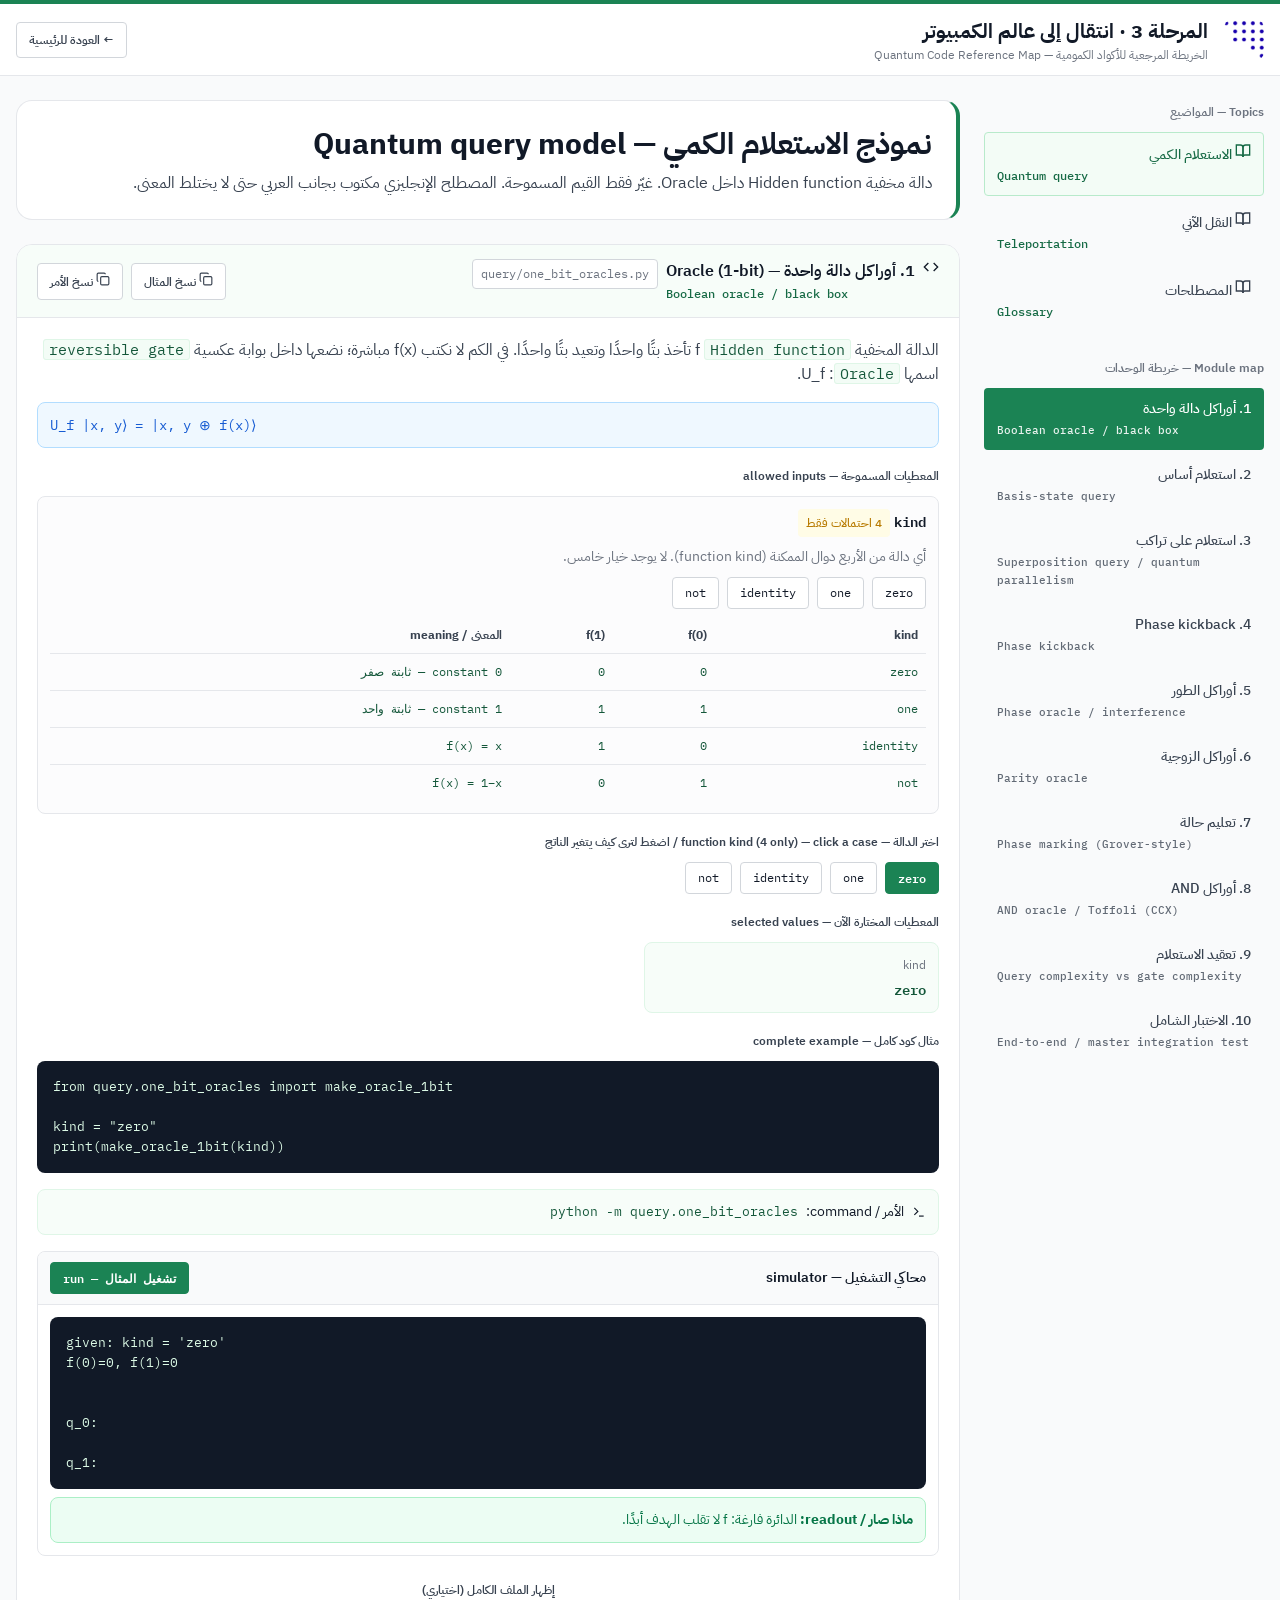
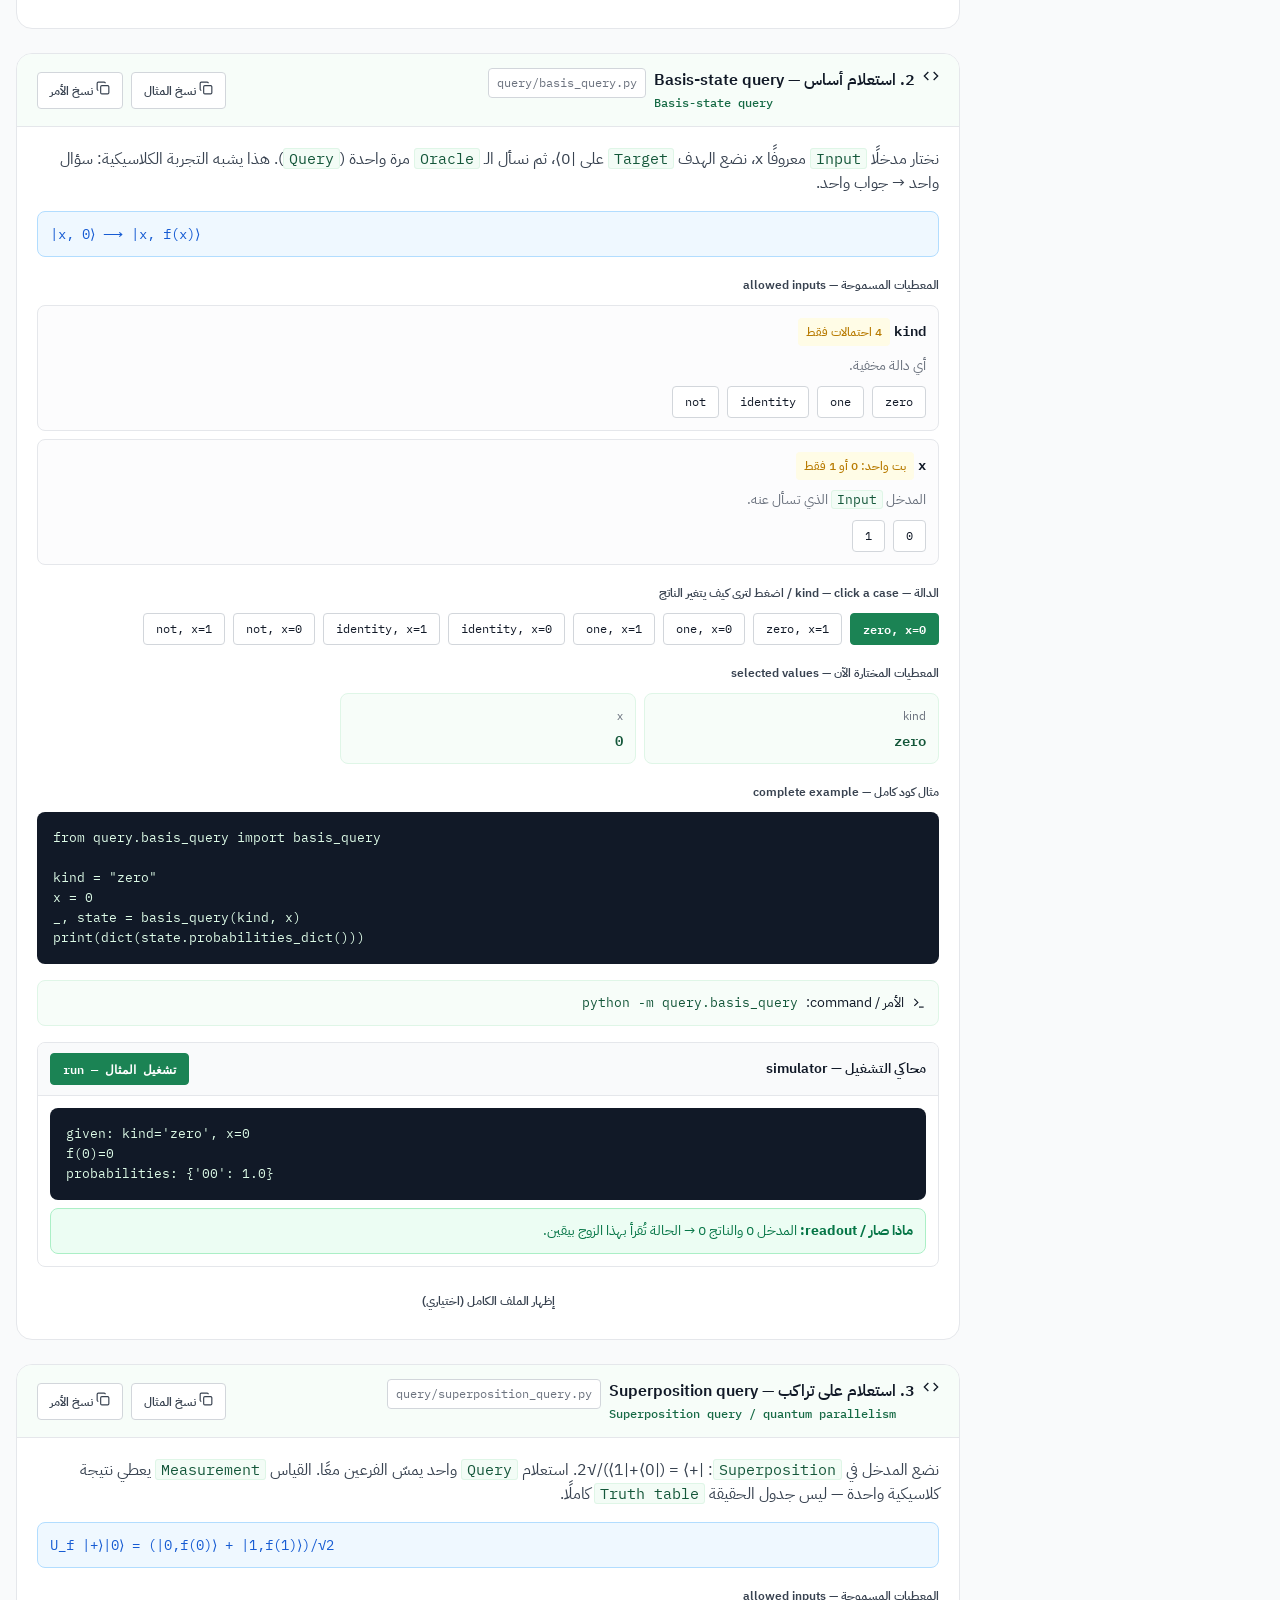
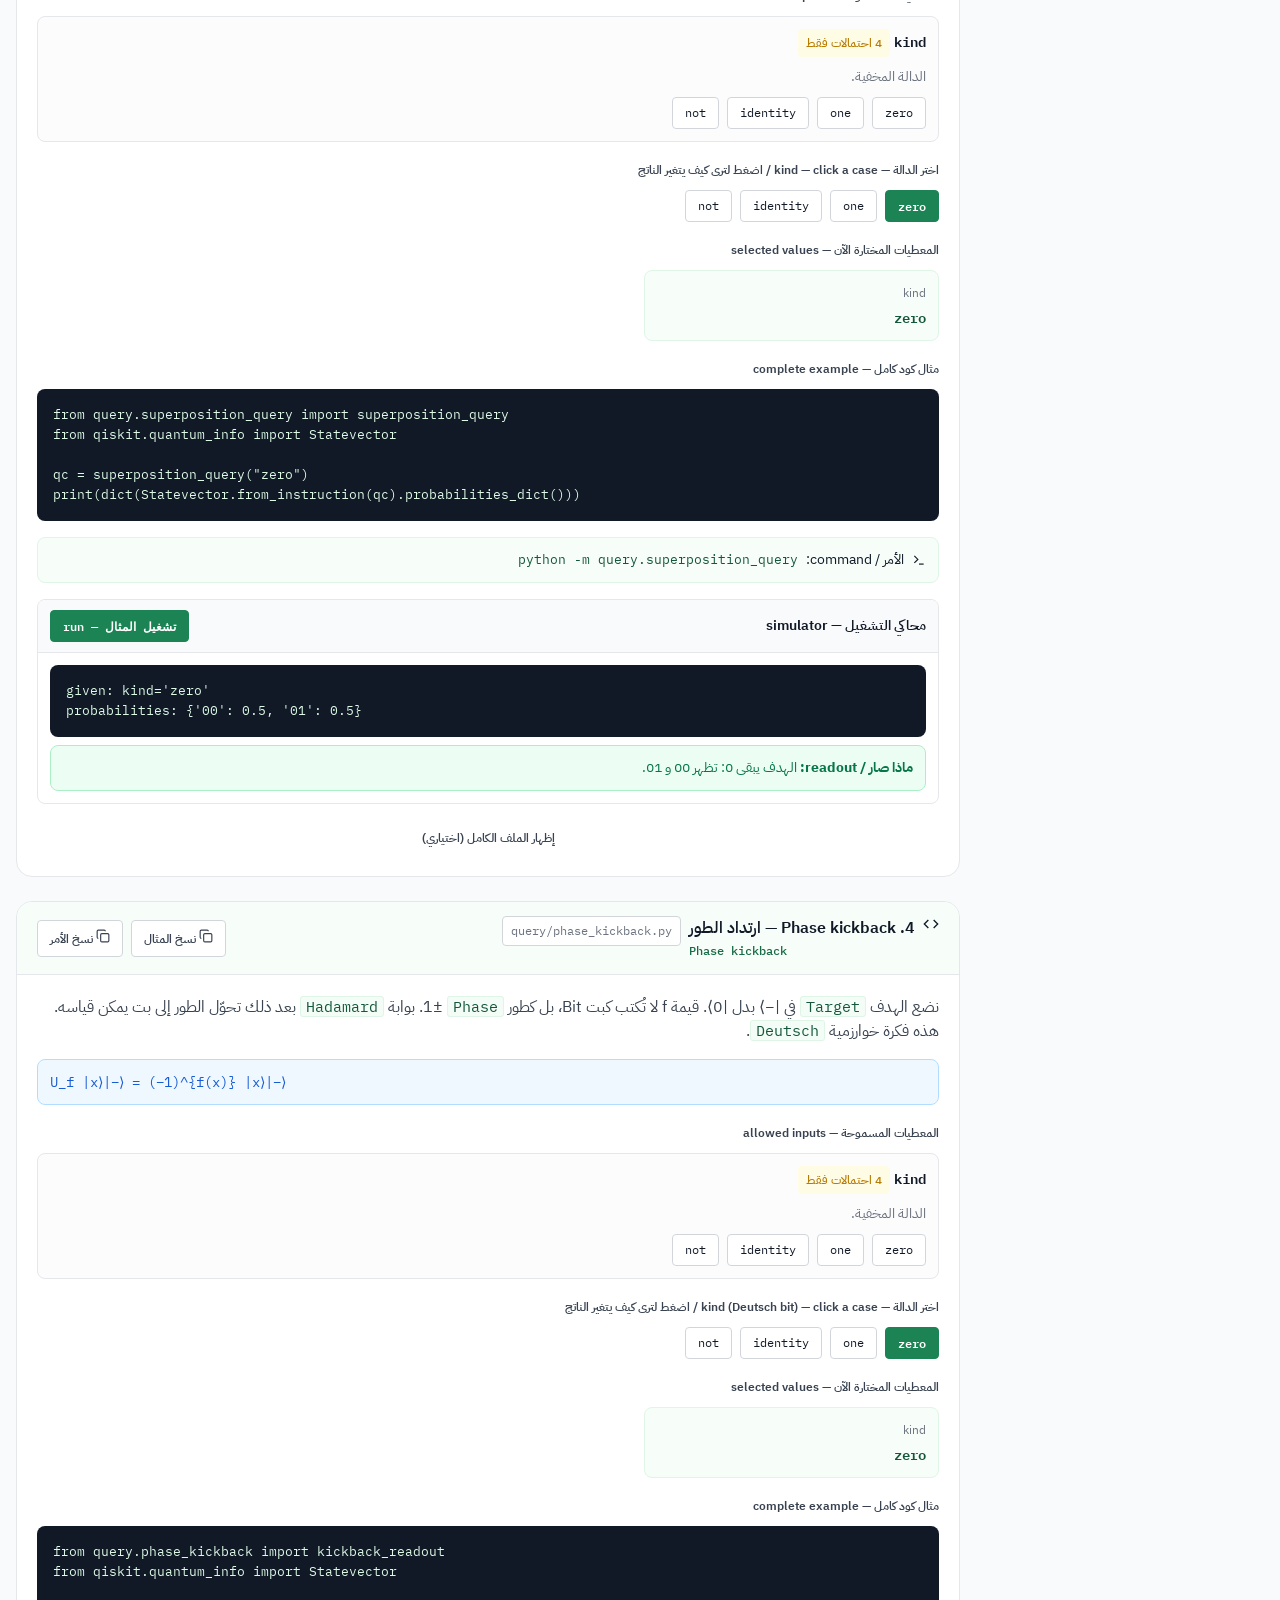
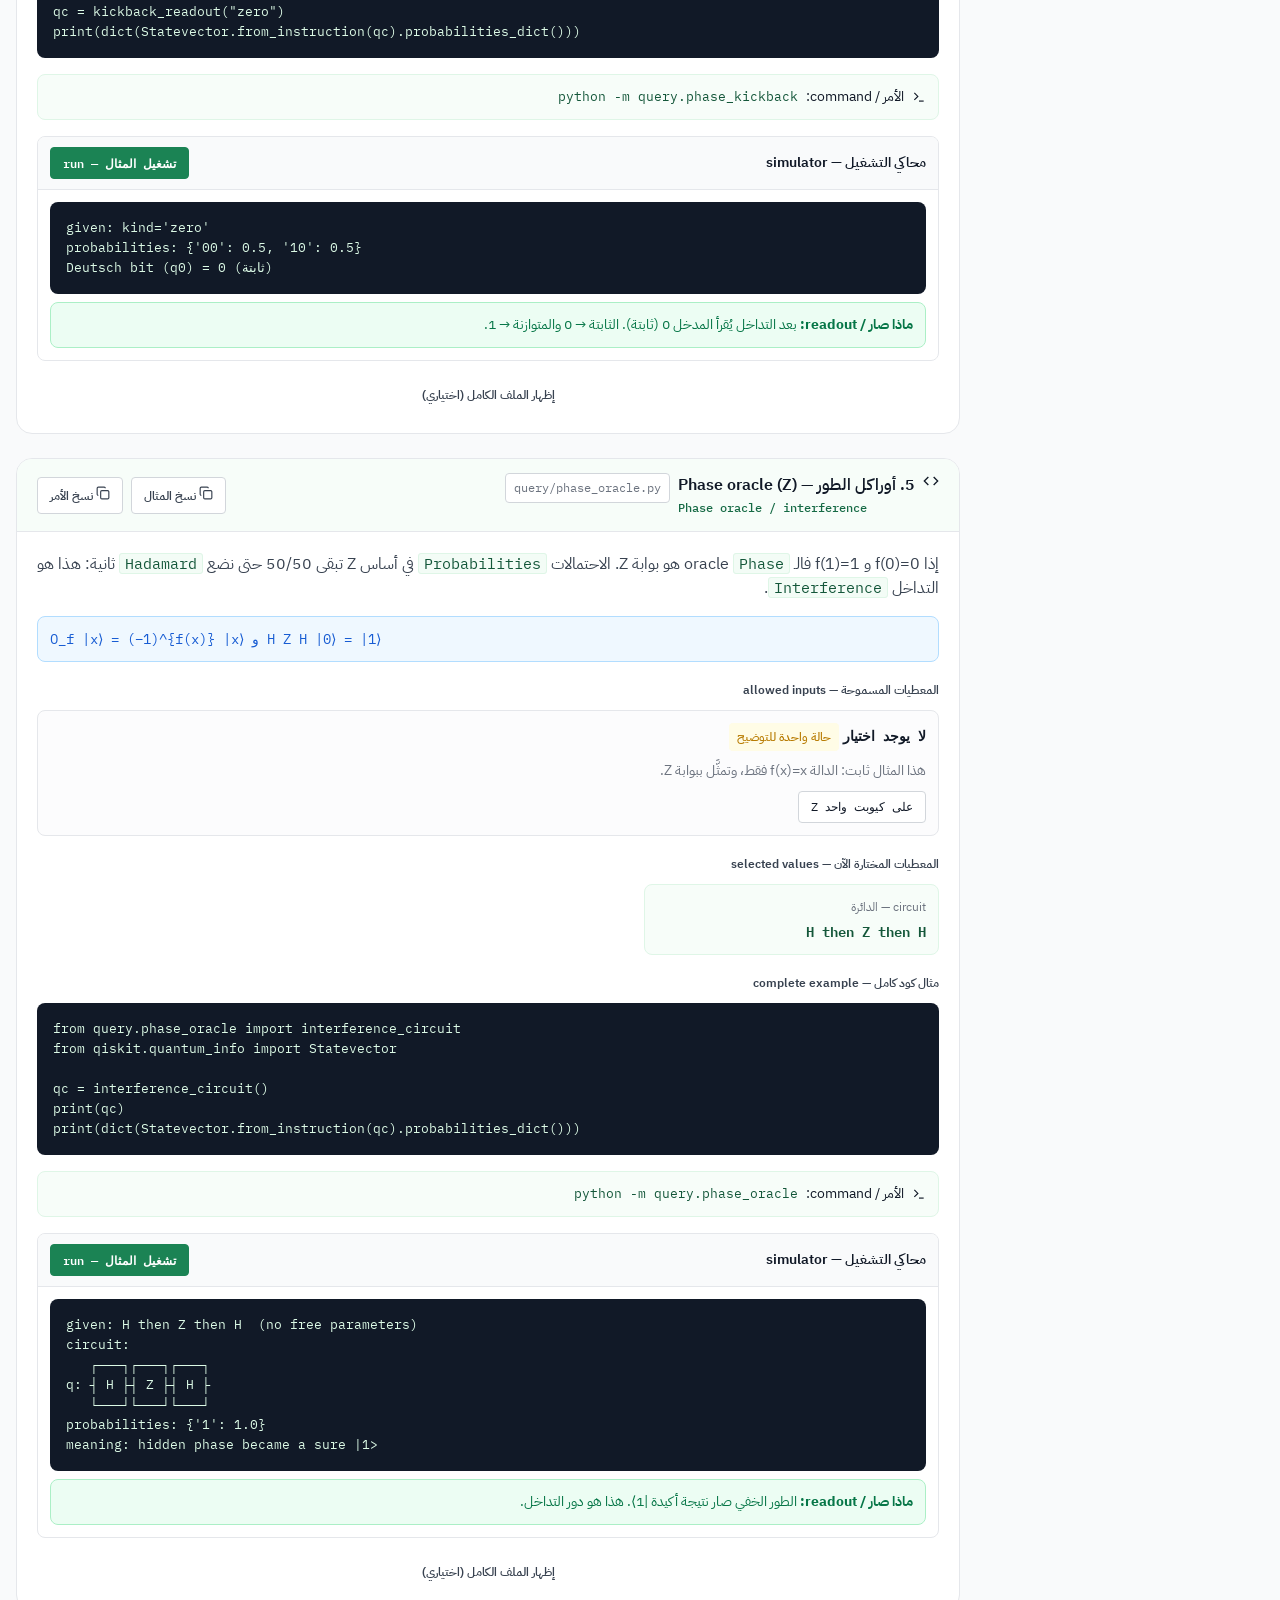
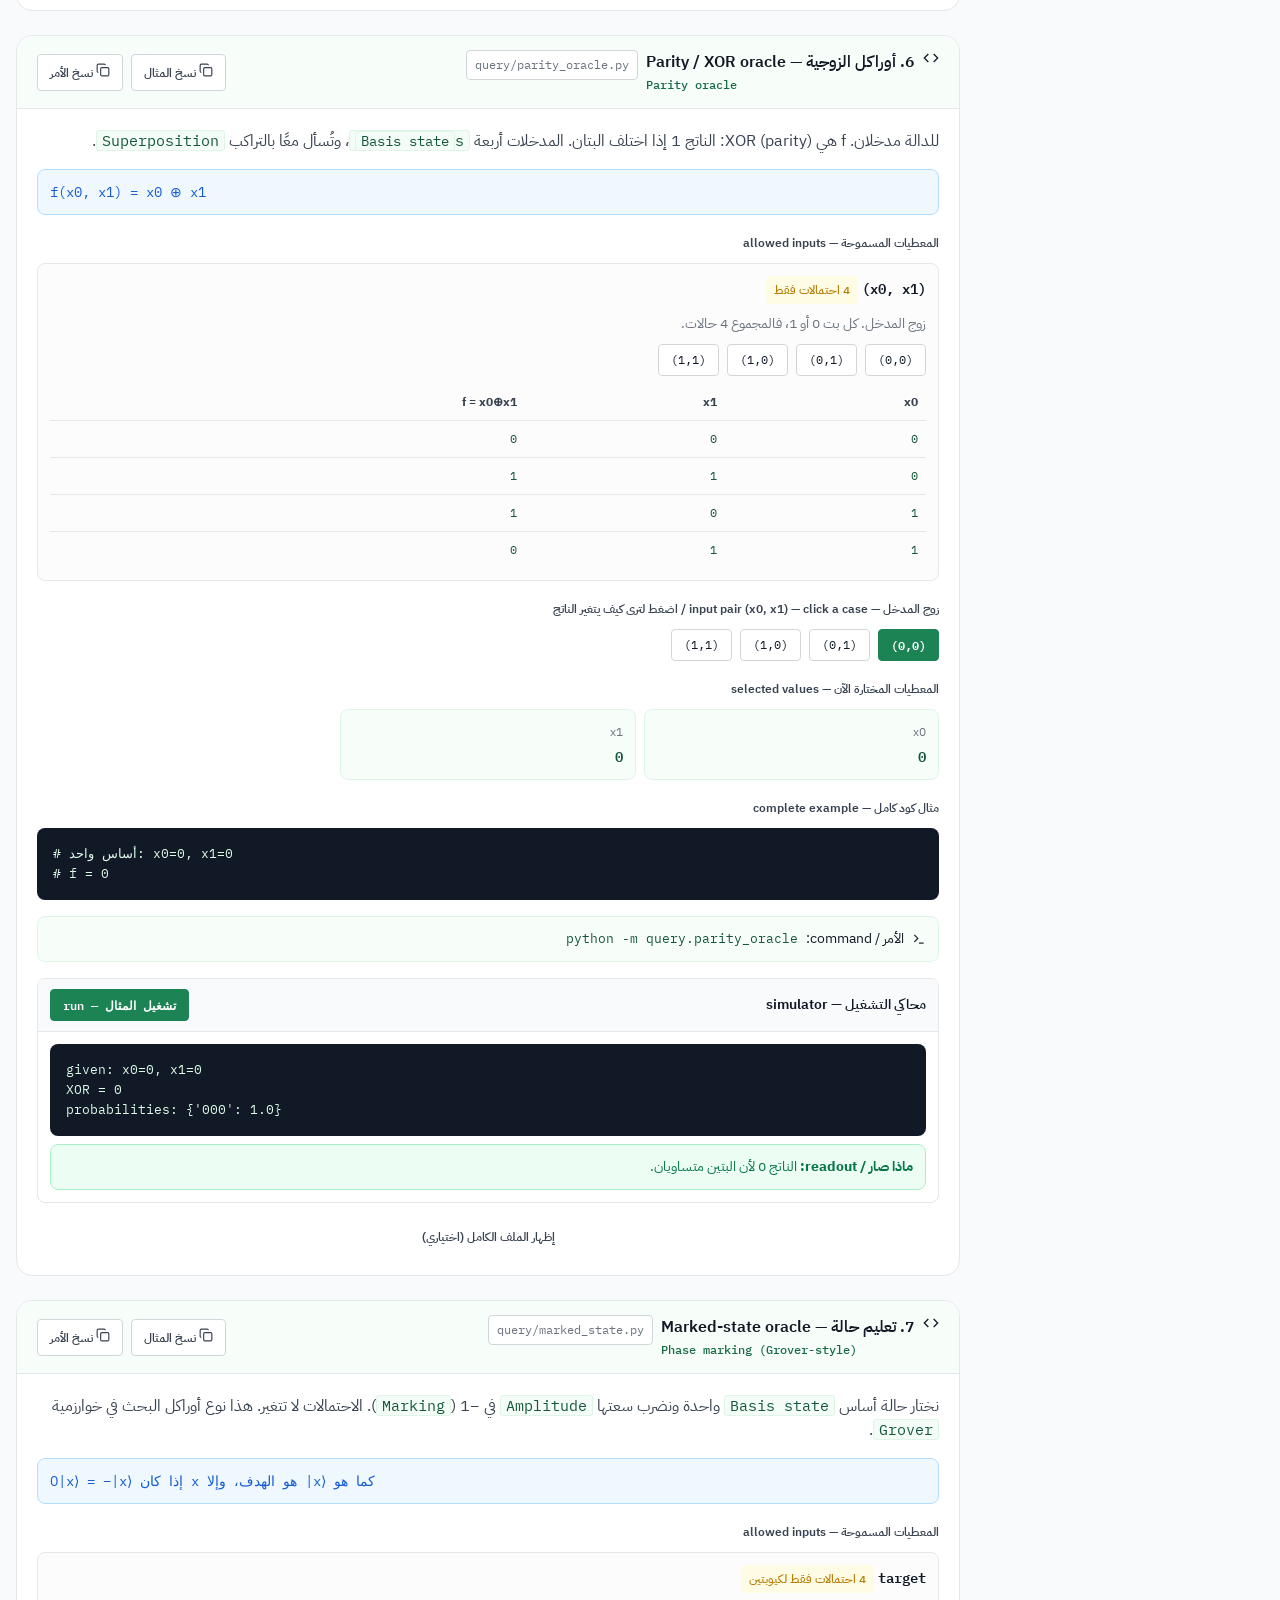
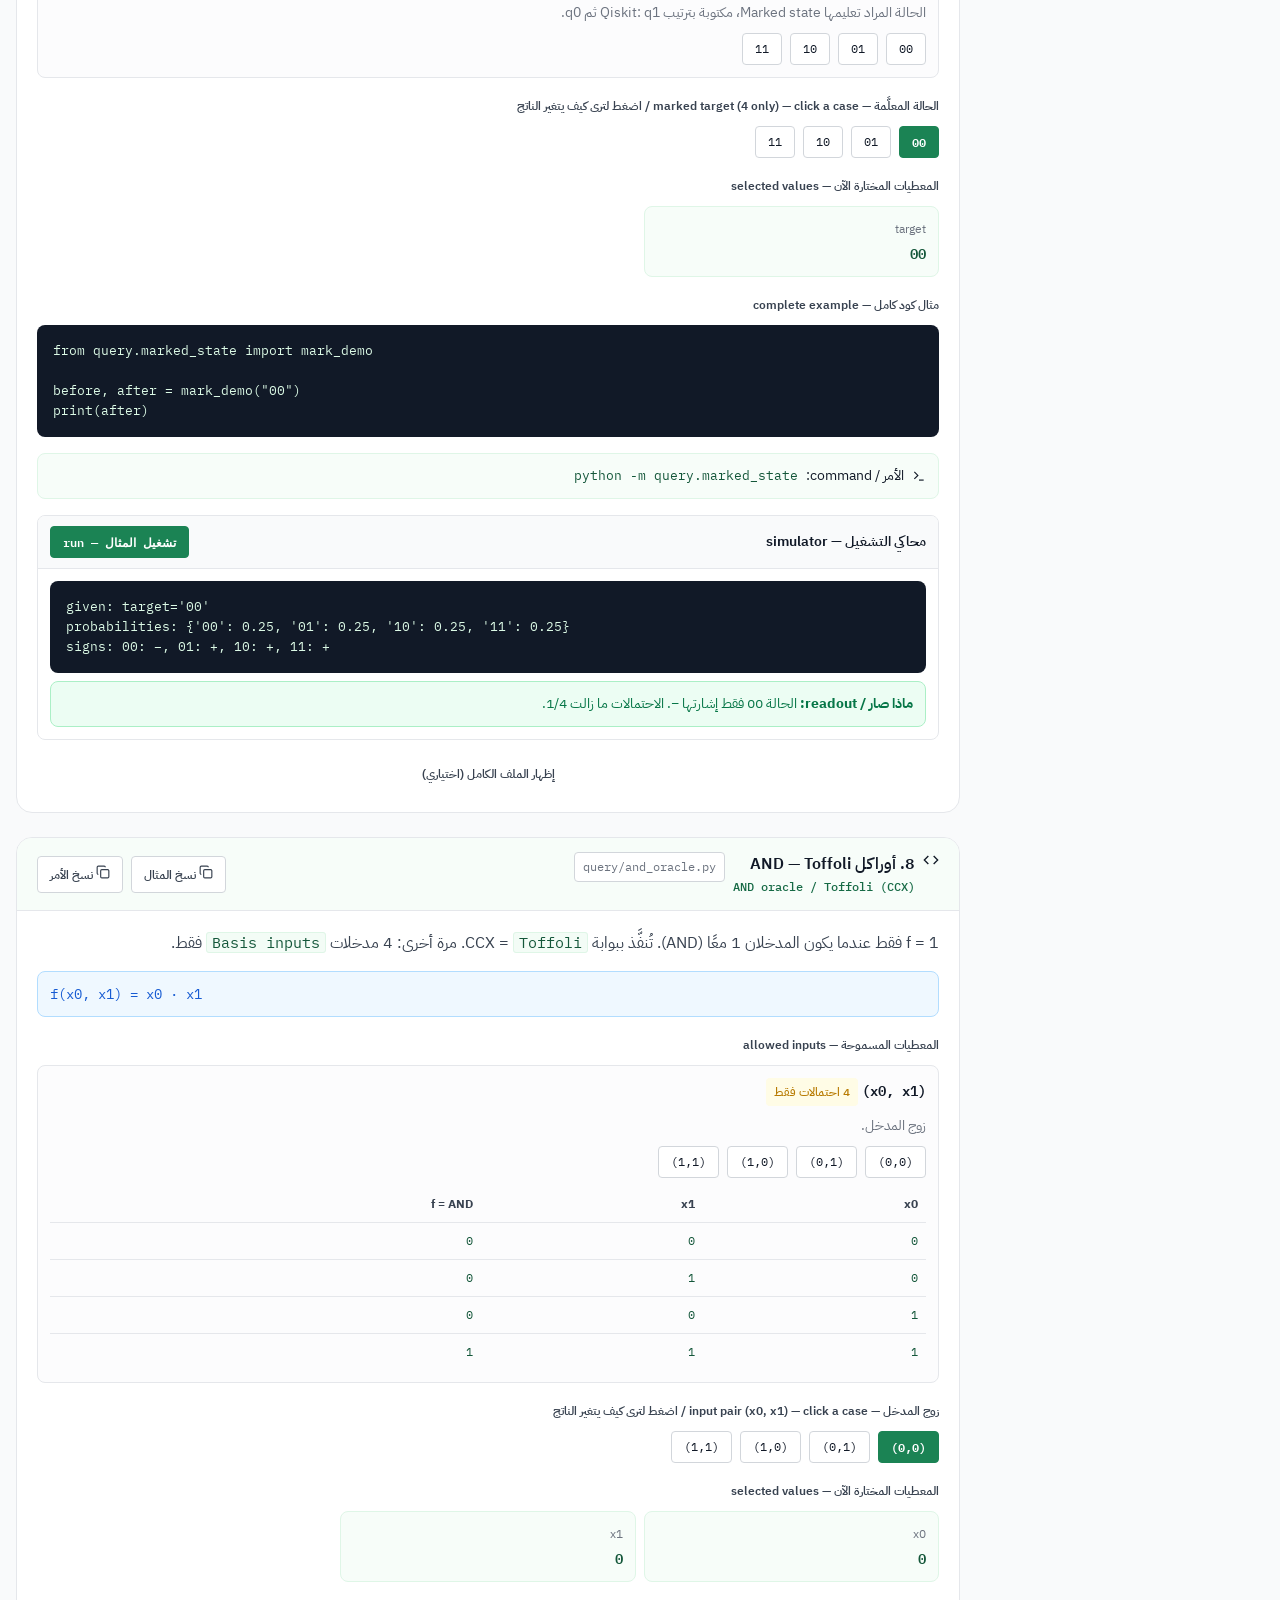
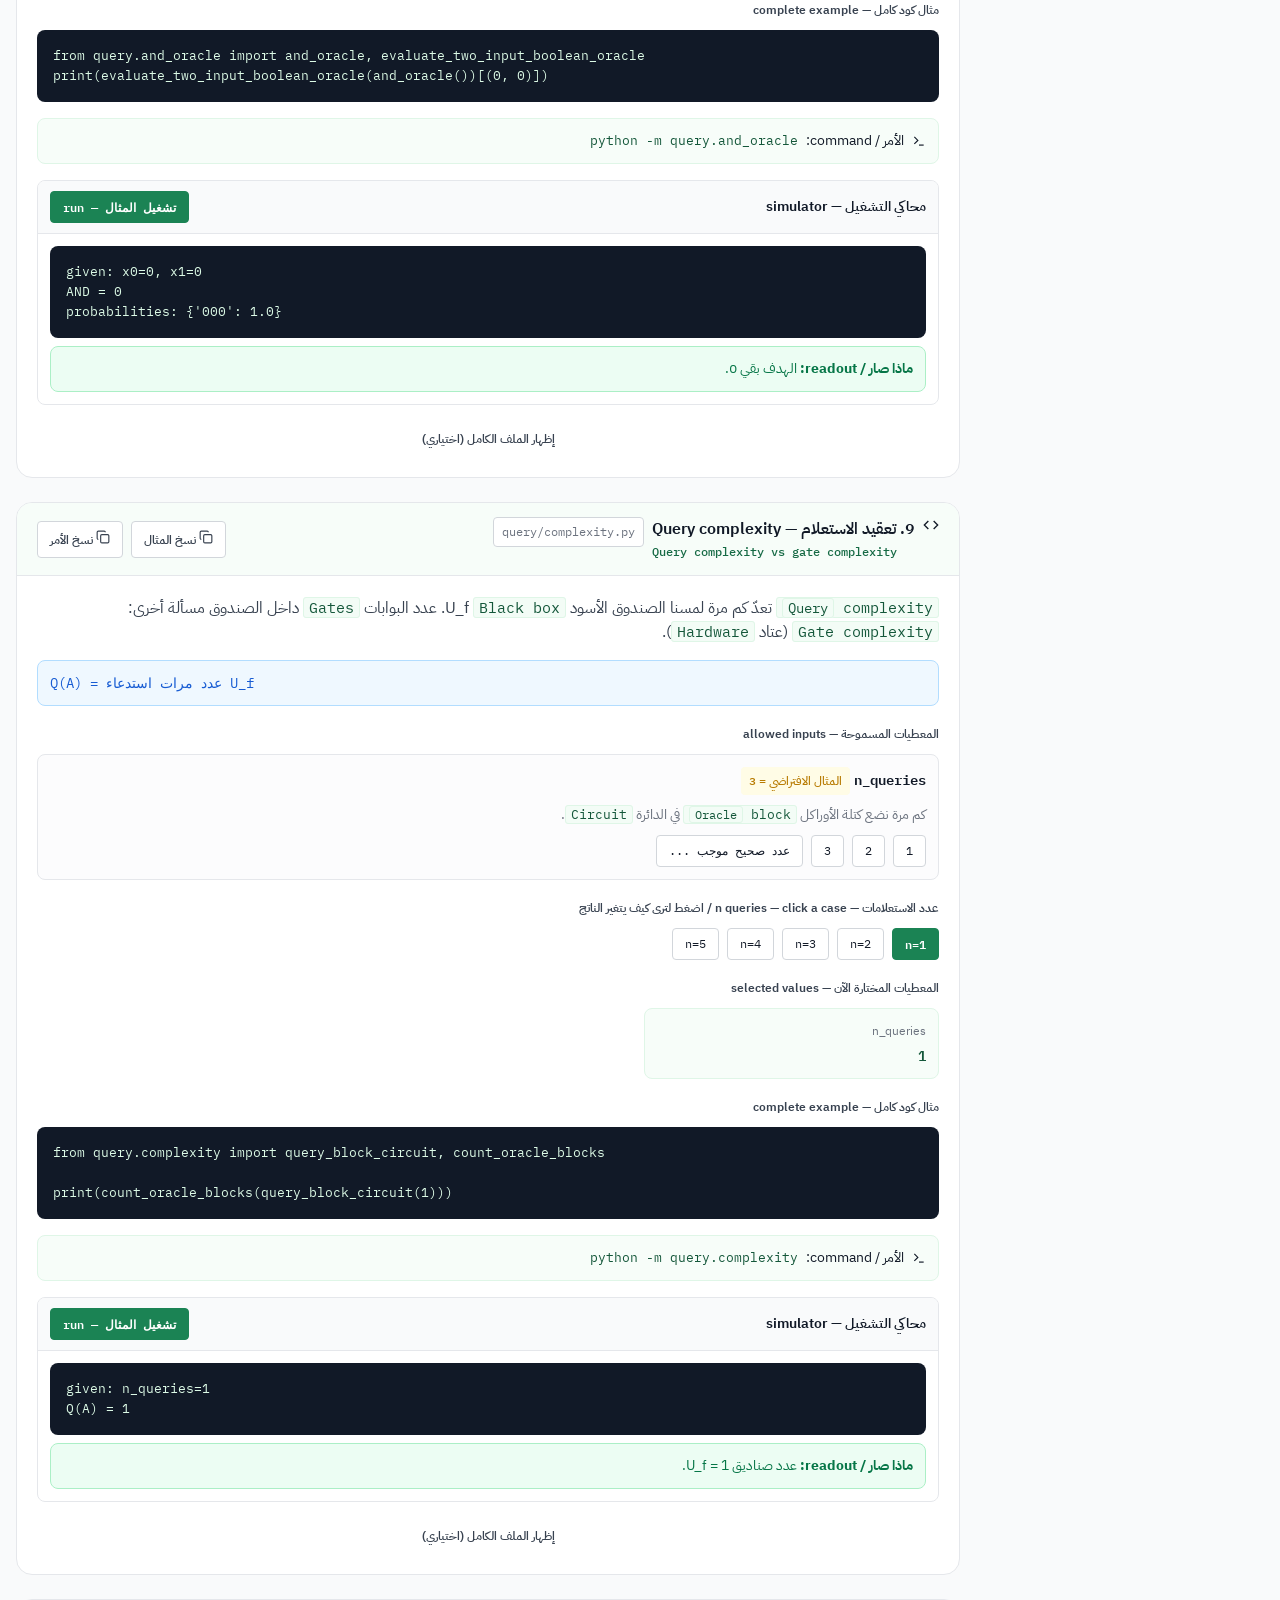
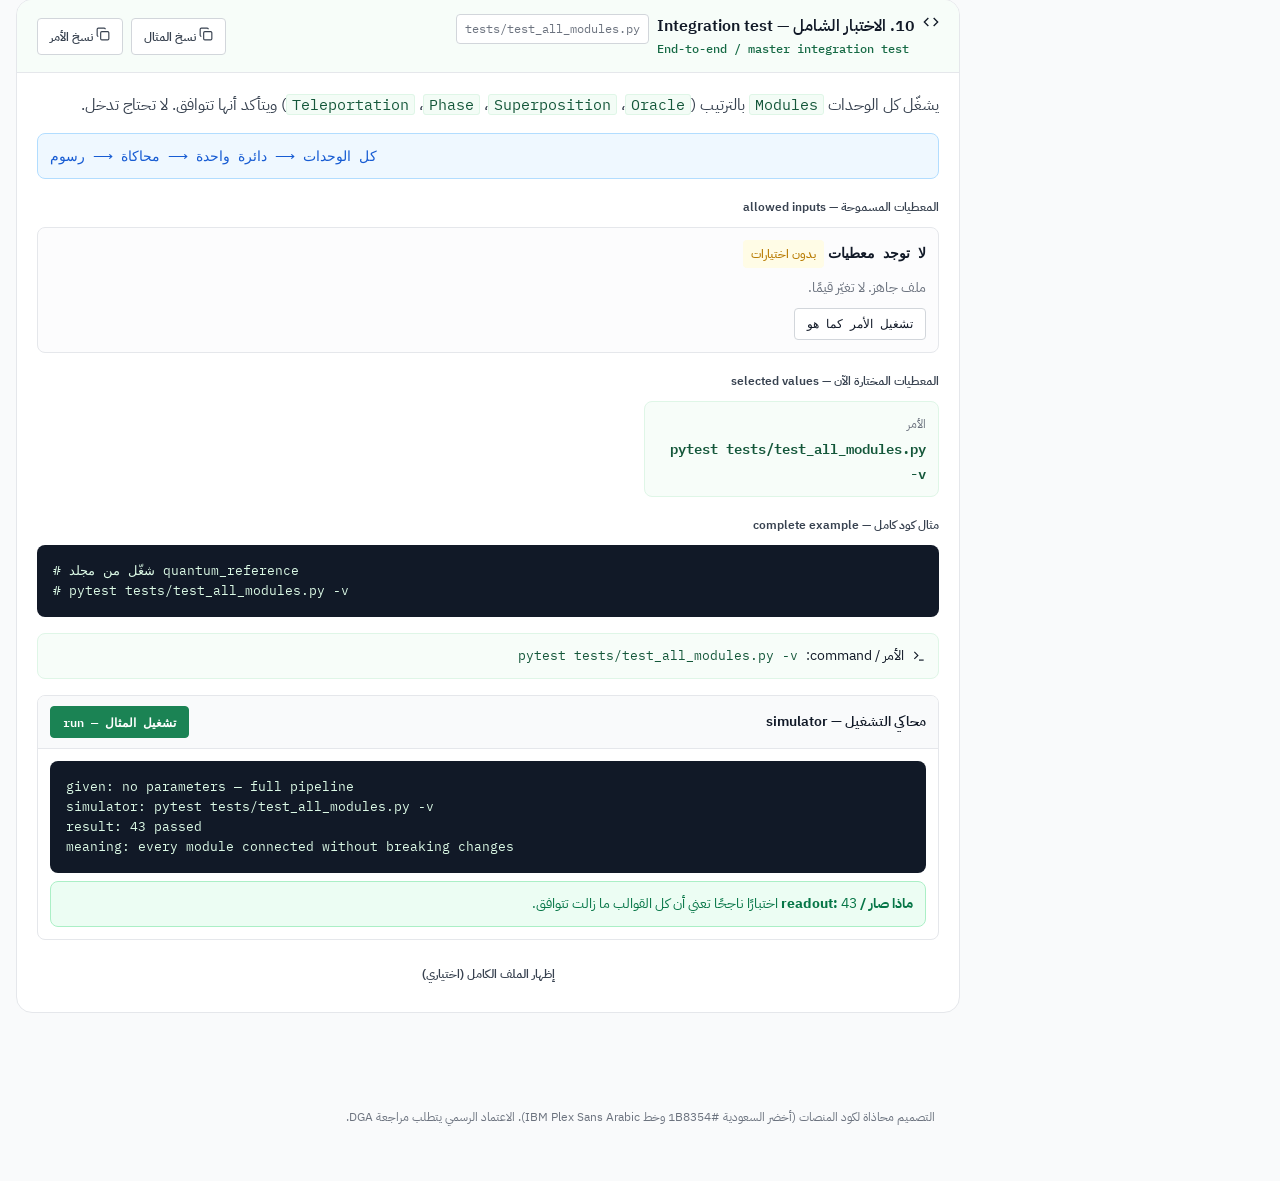
<file: phase3/index.html>
<!DOCTYPE html>
<html lang="ar" dir="rtl">
<head>
  <meta charset="utf-8" />
  <meta name="viewport" content="width=device-width, initial-scale=1" />
  <title>منصة الخريطة المرجعية للأكواد الكمومية</title>
  <link rel="preconnect" href="https://fonts.googleapis.com" />
  <link rel="preconnect" href="https://fonts.gstatic.com" crossorigin />
  <link href="https://fonts.googleapis.com/css2?family=IBM+Plex+Sans+Arabic:wght@400;500;600;700&family=IBM+Plex+Mono:wght@400;500&display=swap" rel="stylesheet" />
  <style>
    :root {
      --colors-sa-25: #F7FDF9;
      --colors-sa-50: #F3FCF6;
      --colors-sa-100: #DFF6E7;
      --colors-sa-200: #B8EACB;
      --colors-sa-500: #25935F;
      --colors-sa-600: #1B8354;
      --colors-sa-700: #166A45;
      --colors-sa-800: #14573A;
      --colors-gray-25: #FCFCFD;
      --colors-gray-50: #F9FAFB;
      --colors-gray-100: #F3F4F6;
      --colors-gray-200: #E5E7EB;
      --colors-gray-300: #D2D6DB;
      --colors-gray-400: #9DA4AE;
      --colors-gray-500: #6C737F;
      --colors-gray-600: #4D5761;
      --colors-gray-700: #384250;
      --colors-gray-800: #1F2A37;
      --colors-gray-900: #111927;
      --colors-gold-100: #FFFCE6;
      --colors-gold-500: #F5BD02;
      --colors-gold-600: #DBA102;
      --colors-gold-700: #B87B02;
      --colors-lavender-100: #F2E9F5;
      --colors-lavender-500: #80519F;
      --colors-success-50: #ECFDF3;
      --colors-success-200: #ABEFC6;
      --colors-success-600: #079455;
      --colors-success-700: #067647;
      --colors-info-50: #EFF8FF;
      --colors-info-200: #B2DDFF;
      --colors-info-700: #175CD3;
      --colors-warning-50: #FFFAEB;
      --colors-warning-200: #FEDF89;
      --colors-warning-700: #B54708;
      --text-primary: #111927;
      --text-secondary: #384250;
      --text-tertiary: #6C737F;
      --text-inverse: #FFFFFF;
      --bg-default: #FFFFFF;
      --bg-muted: #F9FAFB;
      --bg-subtle: #FCFCFD;
      --border-default: #D2D6DB;
      --border-subtle: #E5E7EB;
      --border-focus: #25935F;
      --font: "IBM Plex Sans Arabic", "Noto Sans Arabic", sans-serif;
      --font-mono: "IBM Plex Mono", Consolas, monospace;
      --radius-interactive: 4px;
      --radius-panel: 8px;
      --radius-card: 16px;
      --space-2: 8px;
      --space-3: 12px;
      --space-4: 16px;
      --space-5: 20px;
      --space-6: 24px;
      --space-8: 32px;
      --header-h: 72px;
    }
    * { box-sizing: border-box; }
    html, body { margin: 0; min-height: 100%; }
    body {
      font-family: var(--font);
      font-size: 16px;
      line-height: 24px;
      color: var(--text-primary);
      background: var(--bg-muted);
    }
    button { font-family: inherit; cursor: pointer; }
    .ltr, pre, code { direction: ltr; text-align: left; }
    .brand-bar { height: 4px; background: var(--colors-sa-600); }
    .pc-header {
      position: sticky;
      top: 0;
      z-index: 99;
      height: var(--header-h);
      background: var(--bg-default);
      border-bottom: 1px solid var(--border-subtle);
      display: flex;
      align-items: center;
    }
    .pc-header-inner, .pc-wrap {
      width: min(1280px, calc(100% - 32px));
      margin-inline: auto;
    }
    .pc-header-inner { display: flex; align-items: center; gap: var(--space-4); }
    .pc-mark {
      width: 40px; height: 40px; border-radius: var(--radius-panel);
      background: var(--colors-sa-600); color: var(--text-inverse);
      display: grid; place-items: center; flex-shrink: 0;
    }
    .pc-header h1 {
      margin: 0;
      font-size: 20px;
      line-height: 30px;
      font-weight: 700;
    }
    .pc-header p {
      margin: 0;
      font-size: 12px;
      line-height: 18px;
      color: var(--text-tertiary);
    }
    .pc-shell {
      display: grid;
      grid-template-columns: 280px minmax(0, 1fr);
      gap: var(--space-6);
      padding: var(--space-6) 0 var(--space-8);
      align-items: start;
    }
    .pc-aside { position: sticky; top: calc(var(--header-h) + 16px); }
    .pc-kicker {
      font-size: 12px;
      font-weight: 600;
      color: var(--text-tertiary);
      margin: 0 0 var(--space-2);
    }
    .pc-nav {
      display: flex;
      flex-direction: column;
      gap: 4px;
      margin-bottom: var(--space-6);
    }
    .pc-nav-item, .pc-mod-item {
      width: 100%;
      text-align: start;
      border: 1px solid transparent;
      background: transparent;
      color: var(--text-secondary);
      border-radius: var(--radius-interactive);
      padding: 10px 12px;
      font-size: 14px;
      line-height: 20px;
      font-weight: 500;
    }
    .pc-nav-item:hover, .pc-mod-item:hover { background: var(--colors-gray-100); }
    .pc-nav-item.is-on {
      background: var(--colors-sa-50);
      border-color: var(--colors-sa-200);
      color: var(--colors-sa-700);
    }
    .pc-mod-item.is-on {
      background: var(--colors-sa-600);
      color: var(--text-inverse);
    }
    .pc-hero {
      background: var(--bg-default);
      border: 1px solid var(--border-subtle);
      border-radius: var(--radius-card);
      padding: var(--space-6);
      margin-bottom: var(--space-6);
      border-inline-start: 4px solid var(--colors-sa-600);
    }
    .pc-hero h2 {
      margin: 0 0 8px;
      font-size: 30px;
      line-height: 38px;
      font-weight: 700;
    }
    .pc-hero p { margin: 0; color: var(--text-secondary); font-size: 16px; line-height: 24px; }
    .pc-card {
      background: var(--bg-default);
      border: 1px solid var(--border-subtle);
      border-radius: var(--radius-card);
      overflow: hidden;
      margin-bottom: var(--space-6);
    }
    .pc-card-head {
      display: flex;
      justify-content: space-between;
      gap: var(--space-3);
      align-items: center;
      padding: 14px var(--space-5);
      border-bottom: 1px solid var(--border-subtle);
      background: var(--colors-sa-25);
    }
    .pc-card-head-title { display: flex; align-items: flex-start; gap: 8px; min-width: 0; }
    .pc-card-head-title strong { font-size: 16px; font-weight: 600; display: block; }
    .pc-en {
      display: block;
      font-family: var(--font-mono);
      font-size: 12px;
      line-height: 18px;
      font-weight: 500;
      color: var(--colors-sa-700);
      direction: ltr;
      text-align: start;
      margin-top: 2px;
    }
    .pc-term {
      font-family: var(--font-mono);
      font-size: 0.92em;
      color: var(--colors-sa-800);
      background: var(--colors-sa-50);
      border: 1px solid var(--colors-sa-100);
      border-radius: 3px;
      padding: 0 5px;
      direction: ltr;
      unicode-bidi: isolate;
      white-space: nowrap;
    }
    .pc-mod-item .pc-en { color: inherit; opacity: 0.78; font-size: 11px; }
    .pc-mod-item.is-on .pc-en { opacity: 0.9; }
    .pc-glossary { width: 100%; border-collapse: collapse; font-size: 14px; }
    .pc-glossary th {
      text-align: start;
      font-size: 12px;
      font-weight: 600;
      color: var(--text-secondary);
      padding: 10px 12px;
      border-bottom: 1px solid var(--border-default);
      background: var(--colors-sa-25);
    }
    .pc-glossary td {
      padding: 10px 12px;
      border-bottom: 1px solid var(--border-subtle);
      vertical-align: top;
      color: var(--text-secondary);
    }
    .pc-glossary td:first-child {
      font-family: var(--font-mono);
      font-weight: 600;
      color: var(--colors-sa-800);
      direction: ltr;
      text-align: left;
      white-space: nowrap;
    }
    .pc-glossary td:nth-child(2) { font-weight: 600; color: var(--text-primary); }
    .pc-file {
      font-family: var(--font-mono);
      font-size: 12px;
      color: var(--text-tertiary);
      background: var(--bg-default);
      border: 1px solid var(--border-default);
      border-radius: var(--radius-interactive);
      padding: 2px 8px;
    }
    .pc-card-body { padding: var(--space-5); display: grid; gap: var(--space-4); }
    .pc-physics { margin: 0; color: var(--text-secondary); font-size: 16px; line-height: 24px; }
    .pc-formula {
      font-family: var(--font-mono);
      font-size: 14px;
      line-height: 20px;
      background: var(--colors-info-50);
      border: 1px solid var(--colors-info-200);
      color: var(--colors-info-700);
      border-radius: var(--radius-panel);
      padding: 12px;
    }
    .pc-label { font-size: 12px; font-weight: 600; color: var(--text-secondary); margin-bottom: 8px; }
    .pc-param {
      background: var(--bg-subtle);
      border: 1px solid var(--border-subtle);
      border-radius: var(--radius-panel);
      padding: 12px;
    }
    .pc-param-name { font-family: var(--font-mono); font-weight: 600; font-size: 14px; }
    .pc-tag {
      display: inline-block;
      font-size: 12px;
      font-weight: 500;
      background: var(--colors-gold-100);
      color: var(--colors-gold-700);
      border-radius: var(--radius-interactive);
      padding: 2px 8px;
    }
    .pc-hint { font-size: 14px; color: var(--text-tertiary); margin: 8px 0; }
    .pc-chip-row { display: flex; flex-wrap: wrap; gap: 8px; }
    .pc-chip {
      font-family: var(--font-mono);
      font-size: 12px;
      line-height: 18px;
      border: 1px solid var(--border-default);
      background: var(--bg-default);
      color: var(--text-primary);
      border-radius: var(--radius-interactive);
      padding: 6px 12px;
    }
    .pc-chip.is-on, .pc-btn-primary {
      background: var(--colors-sa-600);
      border-color: var(--colors-sa-600);
      color: var(--text-inverse);
      font-weight: 600;
    }
    .pc-chip:hover { border-color: var(--colors-sa-500); }
    .pc-btn, .pc-btn-ghost {
      border-radius: var(--radius-interactive);
      font-size: 12px;
      font-weight: 600;
      line-height: 18px;
      padding: 8px 12px;
      border: 1px solid var(--border-default);
      background: var(--bg-default);
      color: var(--text-secondary);
    }
    .pc-btn:hover { background: var(--colors-gray-100); }
    .pc-btn-ghost { border-color: transparent; }
    .pc-btn-row { display: flex; gap: 8px; flex-wrap: wrap; }
    .pc-given {
      display: grid;
      grid-template-columns: repeat(3, minmax(0, 1fr));
      gap: 8px;
    }
    .pc-given-cell {
      background: var(--colors-sa-25);
      border: 1px solid var(--colors-sa-100);
      border-radius: var(--radius-panel);
      padding: 10px 12px;
    }
    .pc-given-cell span { display: block; font-size: 12px; color: var(--text-tertiary); }
    .pc-given-cell b { font-family: var(--font-mono); font-size: 14px; color: var(--colors-sa-800); font-weight: 600; }
    .pc-code {
      margin: 0;
      font-family: var(--font-mono);
      font-size: 13px;
      line-height: 20px;
      background: var(--colors-gray-900);
      color: #DCFAE6;
      border-radius: var(--radius-panel);
      padding: 16px;
      overflow: auto;
      max-height: 280px;
      white-space: pre;
    }
    .pc-cmd {
      display: flex;
      gap: 8px;
      align-items: center;
      background: var(--colors-sa-25);
      border: 1px solid var(--colors-sa-100);
      border-radius: var(--radius-panel);
      padding: 10px 12px;
      font-size: 14px;
    }
    .pc-cmd code { font-family: var(--font-mono); color: var(--colors-sa-800); font-size: 13px; }
    .pc-sim { border: 1px solid var(--border-subtle); border-radius: var(--radius-panel); overflow: hidden; }
    .pc-sim-bar {
      display: flex;
      justify-content: space-between;
      align-items: center;
      padding: 10px 12px;
      background: var(--colors-gray-50);
      border-bottom: 1px solid var(--border-subtle);
      font-size: 14px;
      font-weight: 600;
    }
    .pc-sim-body { padding: 12px; }
    .pc-alert-success {
      background: var(--colors-success-50);
      border: 1px solid var(--colors-success-200);
      color: var(--colors-success-700);
      border-radius: var(--radius-panel);
      padding: 12px;
      font-size: 14px;
      line-height: 20px;
    }
    .pc-alert-info {
      background: var(--colors-info-50);
      border: 1px dashed var(--colors-info-200);
      color: var(--colors-info-700);
      border-radius: var(--radius-panel);
      padding: 20px;
      text-align: center;
      font-size: 14px;
    }
    .pc-table { width: 100%; border-collapse: collapse; font-size: 12px; margin-top: 8px; }
    .pc-table th { text-align: start; color: var(--text-secondary); padding: 6px 8px; }
    .pc-table td {
      font-family: var(--font-mono);
      padding: 6px 8px;
      border-top: 1px solid var(--border-subtle);
      color: var(--colors-sa-800);
    }
    .pc-foot {
      font-size: 12px;
      color: var(--text-tertiary);
      text-align: center;
      padding: 24px 16px 40px;
    }
    @media (max-width: 960px) {
      .pc-shell { grid-template-columns: 1fr; }
      .pc-aside { position: static; }
      .pc-given { grid-template-columns: 1fr 1fr; }
      .pc-header h1 { font-size: 16px; line-height: 24px; }
    }
    button:focus-visible { outline: 2px solid var(--border-focus); outline-offset: 2px; }
  </style>
</head>
<body>
  <div class="brand-bar"></div>
  <header class="pc-header">
    <div class="pc-header-inner">
      <a href="../" class="pc-mark" aria-label="العودة للصفحة الرئيسية" title="الرئيسية" style="background:transparent;padding:0;overflow:hidden">
        <img src="../assets/mw-sa-logo.png" alt="MW.sa" width="40" height="40" style="display:block;width:40px;height:40px;object-fit:contain" />
      </a>
      <div style="flex:1;min-width:0">
        <h1>المرحلة 3 · انتقال إلى عالم الكمبيوتر</h1>
        <p>الخريطة المرجعية للأكواد الكمومية — Quantum Code Reference Map</p>
      </div>
      <a href="../" class="pc-btn" style="text-decoration:none;flex-shrink:0">← العودة للرئيسية</a>
    </div>
  </header>
  <div id="app" class="pc-wrap"></div>
  <p class="pc-foot">التصميم محاذاة لكود المنصات (أخضر السعودية #1B8354 وخط IBM Plex Sans Arabic). الاعتماد الرسمي يتطلب مراجعة DGA.</p>
  <script src="quantum-data.js"></script>
  <script>
    const icons = {
      book: '<svg width="16" height="16" viewBox="0 0 24 24" fill="none" stroke="currentColor" stroke-width="2"><path d="M2 3h6a4 4 0 0 1 4 4v14a3 3 0 0 0-3-3H2z"/><path d="M22 3h-6a4 4 0 0 0-4 4v14a3 3 0 0 1 3-3h7z"/></svg>',
      code: '<svg width="16" height="16" viewBox="0 0 24 24" fill="none" stroke="currentColor" stroke-width="2"><polyline points="16 18 22 12 16 6"/><polyline points="8 6 2 12 8 18"/></svg>',
      copy: '<svg width="14" height="14" viewBox="0 0 24 24" fill="none" stroke="currentColor" stroke-width="2"><rect width="14" height="14" x="8" y="8" rx="2"/><path d="M4 16c-1.1 0-2-.9-2-2V4c0-1.1.9-2 2-2h10c1.1 0 2 .9 2 2"/></svg>',
      check: '<svg width="14" height="14" viewBox="0 0 24 24" fill="none" stroke="currentColor" stroke-width="2"><path d="M22 11.08V12a10 10 0 1 1-5.93-9.14"/><polyline points="22 4 12 14.01 9 11.01"/></svg>',
      terminal: '<svg width="14" height="14" viewBox="0 0 24 24" fill="none" stroke="currentColor" stroke-width="2"><polyline points="4 17 10 11 4 5"/><line x1="12" x2="20" y1="19" y2="19"/></svg>'
    };

    let activeTab = "queryModel";
    let copiedId = null;
    let openFull = {};
    let activeModule = null;
    let selectedCase = {};
    let runState = {};

    function escapeHtml(text) {
      return String(text).replaceAll("&", "&amp;").replaceAll("<", "&lt;").replaceAll(">", "&gt;");
    }

    const TERM_PHRASES = [
      "Quantum teleportation", "State preparation", "Phase kickback", "Hidden function",
      "Truth table", "Black box", "Gate complexity", "Query complexity", "Pure state",
      "Bloch sphere", "Classical bits", "Bell state", "No-signaling", "Query algorithms",
      "reversible gate", "Basis states", "Basis state", "Basis inputs", "Oracle block"
    ];
    const TERM_WORDS = [
      "Teleportation", "Entanglement", "Superposition", "Interference", "Measurement",
      "Amplitude", "Amplitudes", "Hadamard", "Probabilities", "Hardware", "Pipeline",
      "Modules", "Marking", "Correction", "Fidelity", "Simulator", "Circuit", "Oracle",
      "Query", "Target", "Input", "Shots", "Alice", "Bob", "Qubit", "Phase", "Gates",
      "Deutsch", "Grover", "Toffoli", "CNOT", "Mixed", "Shot"
    ];

    function highlightTerms(text) {
      let out = escapeHtml(text);
      const wrap = (s) => `<span class="pc-term">${s}</span>`;
      for (const phrase of TERM_PHRASES) {
        out = out.replaceAll(phrase, wrap(phrase));
      }
      for (const word of TERM_WORDS) {
        out = out.replace(new RegExp("\\b" + word + "\\b", "g"), wrap(word));
      }
      return out;
    }

    function copyBtn(id, kind, label) {
      const on = copiedId === id + ":" + kind;
      return `<button type="button" data-copy="${id}" data-kind="${kind}" class="pc-btn">${on ? icons.check : icons.copy} ${on ? "تم النسخ" : label}</button>`;
    }

    function chips(values) {
      return values.map((v) => `<span class="pc-chip ltr">${escapeHtml(v)}</span>`).join("");
    }

    function tableHtml(rows) {
      if (!rows || !rows.length) return "";
      const head = rows[0].map((c) => `<th>${escapeHtml(c)}</th>`).join("");
      const body = rows.slice(1).map((r) =>
        `<tr>${r.map((c) => `<td>${escapeHtml(c)}</td>`).join("")}</tr>`
      ).join("");
      return `<table class="pc-table"><thead><tr>${head}</tr></thead><tbody>${body}</tbody></table>`;
    }

    function paramBox(param) {
      return `<div class="pc-param">
        <span class="pc-param-name">${escapeHtml(param.name)}</span>
        <span class="pc-tag">${escapeHtml(param.note)}</span>
        <p class="pc-hint">${highlightTerms(param.meaning)}</p>
        <div class="pc-chip-row">${chips(param.allowed)}</div>
        ${tableHtml(param.table)}
      </div>`;
    }

    function currentCase(mod) {
      if (!mod.cases || !mod.cases.length) return null;
      const id = selectedCase[mod.id] || mod.cases[0].id;
      return mod.cases.find((c) => c.id === id) || mod.cases[0];
    }

    function casePicker(mod) {
      if (!mod.cases || !mod.cases.length) return "";
      const cur = currentCase(mod);
      const title = (mod.case_groups && mod.case_groups[0] && mod.case_groups[0].title) || "اختر حالة";
      const btns = mod.cases.map((c) =>
        `<button type="button" data-modcase="${mod.id}" data-case="${c.id}" class="pc-chip ${cur.id === c.id ? "is-on" : ""}">${escapeHtml(c.label)}</button>`
      ).join("");
      return `<div>
        <div class="pc-label">${escapeHtml(title)} — click a case / اضغط لترى كيف يتغير الناتج</div>
        <div class="pc-chip-row">${btns}</div>
      </div>`;
    }

    function givenRow(mod) {
      const c = currentCase(mod);
      const given = (c && c.given) || mod.given;
      if (!given) return "";
      const cells = given.map(([k, v]) =>
        `<div class="pc-given-cell"><span>${escapeHtml(k)}</span><b class="ltr">${escapeHtml(v)}</b></div>`
      ).join("");
      return `<div><div class="pc-label">المعطيات المختارة الآن — selected values</div><div class="pc-given">${cells}</div></div>`;
    }

    function simBox(mod) {
      const c = currentCase(mod);
      const state = runState[mod.id] || "done";
      const output = (c && c.run_output) || mod.run_output || "";
      const readout = (c && c.readout) || mod.readout || "";
      if (state === "running") {
        return `<div class="pc-alert-info">المحاكي Simulator يعالج الحالة المختارة…</div>`;
      }
      return `<div>
        <pre class="pc-code">${escapeHtml(output)}</pre>
        <div class="pc-alert-success" style="margin-top:8px"><strong>ماذا صار / readout: </strong>${escapeHtml(readout)}</div>
      </div>`;
    }

    function arName(mod) {
      return String(mod.name || "").split(" — ")[0];
    }

    function glossaryTable() {
      const rows = (window.quantumData.glossary || []).map((row) =>
        `<tr><td class="ltr">${escapeHtml(row[0])}</td><td>${escapeHtml(row[1])}</td><td>${highlightTerms(row[2])}</td></tr>`
      ).join("");
      return `<article class="pc-card">
        <div class="pc-card-head">
          <div class="pc-card-head-title">${icons.book}<div><strong>قاموس المصطلحات</strong><span class="pc-en">English glossary — Arabic meaning</span></div></div>
        </div>
        <div class="pc-card-body">
          <p class="pc-physics">كل مصطلح إنجليزي يظهر أيضًا داخل شرح الوحدات بخط أخضر. هذا الجدول مرجع واحد حتى لا يختلط Oracle مع Query أو Teleportation مع State preparation.</p>
          <table class="pc-glossary">
            <thead><tr><th>English</th><th>العربي</th><th>المعنى / meaning</th></tr></thead>
            <tbody>${rows}</tbody>
          </table>
        </div>
      </article>`;
    }

    function render() {
      if (activeTab === "glossary") {
        document.getElementById("app").innerHTML = `
          <div class="pc-shell">
            <aside class="pc-aside">
              <p class="pc-kicker">Topics — المواضيع</p>
              <div class="pc-nav">
                ${tabBtn("queryModel", "الاستعلام الكمي", "Quantum query")}
                ${tabBtn("teleportation", "النقل الآني", "Teleportation")}
                ${tabBtn("glossary", "المصطلحات", "Glossary")}
              </div>
            </aside>
            <section>
              <div class="pc-hero">
                <h2>المصطلحات الإنجليزية مع الشرح</h2>
                <p>English terms next to Arabic. نفس الكلمة تُستخدم في الكود (Oracle, Query, Fidelity…) حتى لا يلتبس المعنى عند القراءة أو النسخ.</p>
              </div>
              ${glossaryTable()}
            </section>
          </div>
        `;
        bindOnce();
        return;
      }

      const topic = window.quantumData[activeTab];
      const nav = topic.modules.map((mod) =>
        `<button type="button" data-mod="${mod.id}" class="pc-mod-item ${activeModule === mod.id ? "is-on" : ""}">${escapeHtml(arName(mod))}<span class="pc-en">${escapeHtml(mod.en || "")}</span></button>`
      ).join("");

      const cards = topic.modules.map((mod) => {
        const code = (currentCase(mod) && currentCase(mod).example_code) || mod.example_code || mod.snippet;
        return `<article id="mod-${mod.id}" class="pc-card">
          <div class="pc-card-head">
            <div class="pc-card-head-title">${icons.code}<div><strong>${escapeHtml(mod.name)}</strong><span class="pc-en">${escapeHtml(mod.en || "")}</span></div><span class="pc-file ltr">${mod.file}</span></div>
            <div class="pc-btn-row">${copyBtn(mod.id, "example", "نسخ المثال")} ${copyBtn(mod.id, "cmd", "نسخ الأمر")}</div>
          </div>
          <div class="pc-card-body">
            <p class="pc-physics">${highlightTerms(mod.physics)}</p>
            <div class="pc-formula ltr">${escapeHtml(mod.formula)}</div>
            <div>
              <div class="pc-label">المعطيات المسموحة — allowed inputs</div>
              <div style="display:grid;gap:8px">${mod.params.map(paramBox).join("")}</div>
            </div>
            ${casePicker(mod)}
            ${givenRow(mod)}
            <div>
              <div class="pc-label">مثال كود كامل — complete example</div>
              <pre class="pc-code">${escapeHtml(code)}</pre>
            </div>
            <div class="pc-cmd">${icons.terminal}<span>الأمر / command:</span><code class="ltr">${mod.command}</code></div>
            <div class="pc-sim">
              <div class="pc-sim-bar">
                <span>محاكي التشغيل — simulator</span>
                <button type="button" data-run="${mod.id}" class="pc-chip is-on">${runState[mod.id] === "running" ? "جاري التشغيل…" : "تشغيل المثال — run"}</button>
              </div>
              <div class="pc-sim-body">${simBox(mod)}</div>
            </div>
            <button type="button" data-full="${mod.id}" class="pc-btn-ghost">${openFull[mod.id] ? "إخفاء الملف الكامل" : "إظهار الملف الكامل (اختياري)"}</button>
            ${openFull[mod.id] ? `<pre class="pc-code">${escapeHtml(mod.full_code)}</pre>` : ""}
          </div>
        </article>`;
      }).join("");

      document.getElementById("app").innerHTML = `
        <div class="pc-shell">
          <aside class="pc-aside">
            <p class="pc-kicker">Topics — المواضيع</p>
            <div class="pc-nav">
              ${tabBtn("queryModel", "الاستعلام الكمي", "Quantum query")}
              ${tabBtn("teleportation", "النقل الآني", "Teleportation")}
              ${tabBtn("glossary", "المصطلحات", "Glossary")}
            </div>
            <p class="pc-kicker">Module map — خريطة الوحدات</p>
            <div class="pc-nav">${nav}</div>
          </aside>
          <section>
            <div class="pc-hero">
              <h2>${topic.title}</h2>
              <p>${topic.description}</p>
            </div>
            ${cards}
          </section>
        </div>
      `;
      bindOnce();
    }

    function tabBtn(id, ar, en) {
      return `<button type="button" data-tab="${id}" class="pc-nav-item ${activeTab === id ? "is-on" : ""}">${icons.book} ${ar}<span class="pc-en">${en}</span></button>`;
    }

    function bindOnce() {
      const app = document.getElementById("app");
      if (app.dataset.bound === "1") return;
      app.dataset.bound = "1";
      app.addEventListener("click", (e) => {
        const tab = e.target.closest("[data-tab]");
        if (tab) {
          activeTab = tab.getAttribute("data-tab");
          if (activeTab !== "glossary") {
            activeModule = window.quantumData[activeTab].modules[0].id;
          }
          copiedId = null;
          render();
          window.scrollTo({ top: 0, behavior: "smooth" });
          return;
        }
        const modBtn = e.target.closest("[data-mod]");
        if (modBtn && !e.target.closest("[data-modcase]")) {
          activeModule = modBtn.getAttribute("data-mod");
          render();
          document.getElementById("mod-" + activeModule)?.scrollIntoView({ behavior: "smooth", block: "start" });
          return;
        }
        const caseBtn = e.target.closest("[data-modcase]");
        if (caseBtn) {
          const mid = caseBtn.getAttribute("data-modcase");
          selectedCase[mid] = caseBtn.getAttribute("data-case");
          runState[mid] = "running";
          render();
          setTimeout(() => { runState[mid] = "done"; render(); }, 250);
          return;
        }
        const runBtn = e.target.closest("[data-run]");
        if (runBtn) {
          const id = runBtn.getAttribute("data-run");
          runState[id] = "running";
          render();
          setTimeout(() => { runState[id] = "done"; render(); }, 250);
          return;
        }
        const fullBtn = e.target.closest("[data-full]");
        if (fullBtn) {
          openFull[fullBtn.getAttribute("data-full")] = !openFull[fullBtn.getAttribute("data-full")];
          render();
          return;
        }
        const copyBtnEl = e.target.closest("[data-copy]");
        if (copyBtnEl) {
          const id = copyBtnEl.getAttribute("data-copy");
          const kind = copyBtnEl.getAttribute("data-kind");
          const topic = window.quantumData[activeTab];
          const mod = topic.modules.find((m) => m.id === id);
          const c = currentCase(mod);
          const text = kind === "cmd" ? mod.command : ((c && c.example_code) || mod.example_code || mod.snippet);
          navigator.clipboard.writeText(text).then(() => {
            copiedId = id + ":" + kind;
            render();
            setTimeout(() => { copiedId = null; render(); }, 1200);
          });
        }
      });
    }

    if (!window.quantumData) {
      document.getElementById("app").innerHTML = "<p class='pc-alert-success' style='margin:24px'>تعذر تحميل البيانات. افتح http://127.0.0.1:8000/index.html</p>";
    } else {
      activeModule = window.quantumData.queryModel.modules[0].id;
      render();
    }
  </script>
</body>
</html>
</file>
